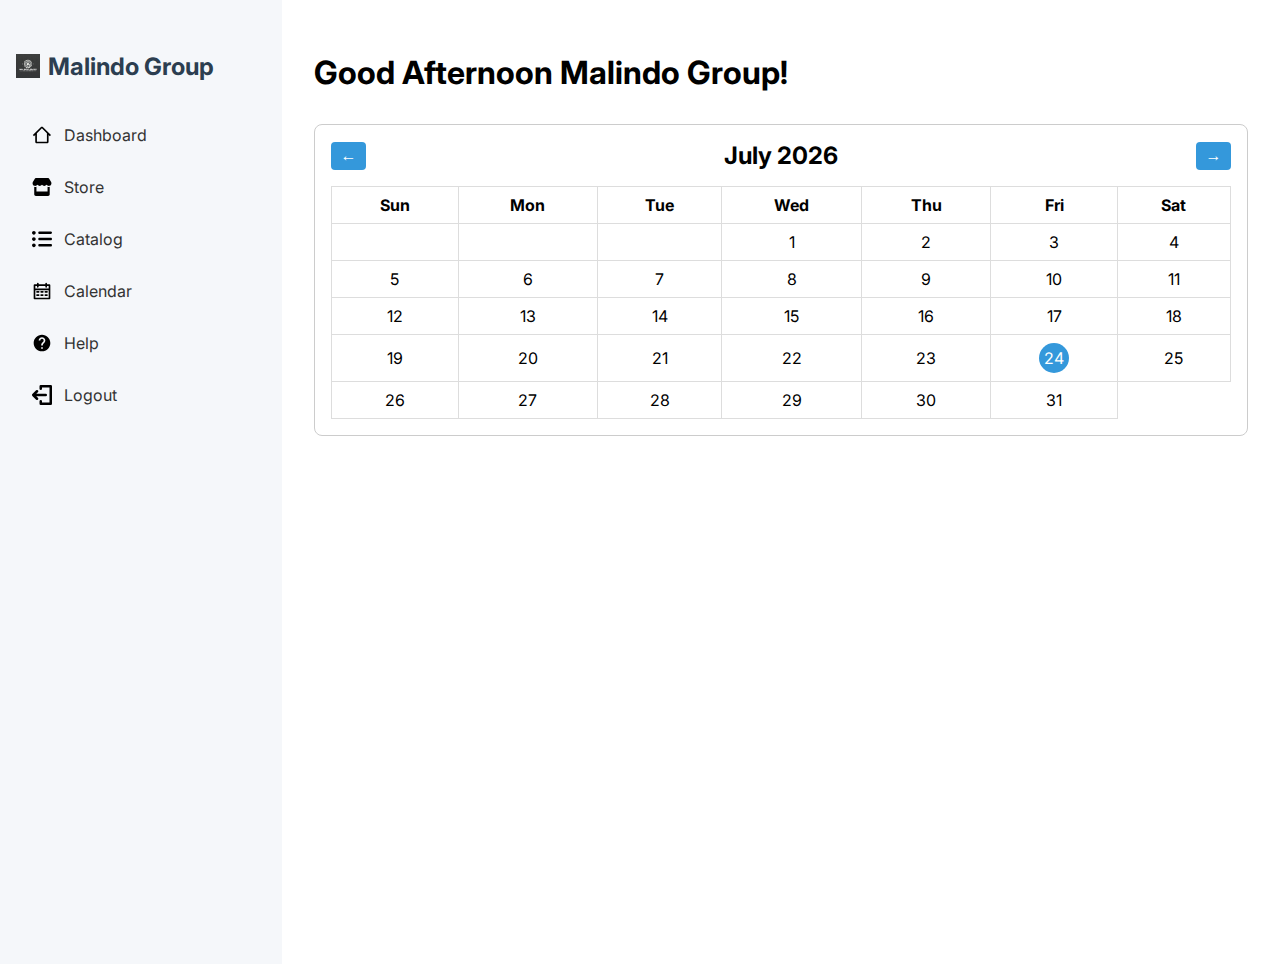
<file: calender.html>
<!DOCTYPE html>
<html lang="en">
<head>
  <meta charset="UTF-8" />
  <meta name="viewport" content="width=device-width, initial-scale=1.0" />
  <title>Malindo Group Dashboard</title>
  <link href="https://fonts.googleapis.com/css2?family=Inter:wght@400;600;800&display=swap" rel="stylesheet">
  <style>
    body {
      display: flex;
      margin: 0;
      font-family: 'Inter', sans-serif;
    }
    .sidebar {
      width: 250px;
      background-color: #f5f7fa;
      padding: 2rem 1rem;
      height: 100vh;
      box-shadow: 2px 0 5px rgba(0,0,0,0.05);
    }
    .sidebar h2 {
      font-size: 1.5rem;
      color: #2c3e50;
      display: flex;
      align-items: center;
      gap: 0.5rem;
      margin-bottom: 2rem;
    }
    .sidebar nav a {
      display: flex;
      align-items: center;
      gap: 0.75rem;
      padding: 0.75rem 1rem;
      margin-bottom: 0.5rem;
      color: #333;
      text-decoration: none;
      border-radius: 8px;
      transition: background-color 0.2s;
    }
    .sidebar nav a:hover,
    .sidebar nav a.active {
      background-color: #d6e9f9;
      color: #2c3e50;
    }
    .sidebar nav img {
      width: 20px;
    }
    .main {
      flex: 1;
      padding: 2rem;
      background-color: #fff;
    }
    .dashboard-header {
      display: flex;
      justify-content: space-between;
      align-items: center;
      margin-bottom: 1.5rem;
    }
    .calendar, .full-calendar {
      margin-top: 2rem;
      border: 1px solid #ccc;
      padding: 1rem;
      border-radius: 8px;
      background: white;
    }
    .calendar-header {
      display: flex;
      justify-content: space-between;
      align-items: center;
      margin-bottom: 1rem;
    }
    .calendar-header button {
      padding: 0.3rem 0.6rem;
      font-size: 1rem;
      border: none;
      background-color: #3498db;
      color: white;
      border-radius: 4px;
      cursor: pointer;
    }
    .calendar-header h2 {
      margin: 0;
    }
    .calendar table, .full-calendar table {
      width: 100%;
      border-collapse: collapse;
      text-align: center;
    }
    .calendar th, .calendar td, .full-calendar th, .full-calendar td {
      padding: 0.5rem;
      border: 1px solid #ddd;
    }
    .today {
      background-color: #3498db;
      color: white;
      border-radius: 50%;
      display: inline-block;
      width: 30px;
      height: 30px;
      line-height: 30px;
    }
  </style>
</head>
<body>
  <aside class="sidebar">
    <h2><img src="gambar/LGO MALINDO.jpg" alt="Icon" style="width: 24px;" /> Malindo Group</h2>
    <nav>
      <a href="home.html" id="dashboardMenu"><img src="gambar/home.svg" alt="Dashboard" />Dashboard</a>
      <a href="#"><img src="gambar/store.svg" alt="Store" />Store</a>
      <a href="#"><img src="gambar/catalog.svg" alt="Catalog" />Catalog</a>
      <a href="calender.html" id="calendarMenu"><img src="gambar/calender.svg" alt="Calendar" />Calendar</a>
      <a href="#"><img src="gambar/help.svg" alt="Help" />Help</a>
      <a href="index.html"><img src="gambar/logout.svg" alt="Logout" />Logout</a>
    </nav>
  </aside>

  <main class="main">
    <h1 id="greeting" style="margin-bottom: 1rem;"></h1>

    <!-- Kalender Kecil -->
    <div class="calendar" id="calendar">
      <div class="calendar-header">
        <button onclick="changeMonthSmall(-1)">←</button>
        <h2 id="monthYear"></h2>
        <button onclick="changeMonthSmall(1)">→</button>
      </div>
      <table>
        <thead>
          <tr>
            <th>Sun</th><th>Mon</th><th>Tue</th><th>Wed</th><th>Thu</th><th>Fri</th><th>Sat</th>
          </tr>
        </thead>
        <tbody id="calendarBody"></tbody>
      </table>
    </div>

    <!-- Kalender Penuh -->
    <div class="full-calendar" id="fullCalendar" style="display: none;">
      <div class="calendar-header">
        <button onclick="changeYear(-1)">«</button>
        <button onclick="changeMonth(-1)">←</button>
        <h2 id="monthYearFull"></h2>
        <button onclick="changeMonth(1)">→</button>
        <button onclick="changeYear(1)">»</button>
      </div>
      <table>
        <thead>
          <tr>
            <th>Sun</th><th>Mon</th><th>Tue</th><th>Wed</th><th>Thu</th><th>Fri</th><th>Sat</th>
          </tr>
        </thead>
        <tbody id="calendarFullBody"></tbody>
      </table>
    </div>
  </main>

  <script>
    // Greeting logic
    const userName = "Malindo Group";
    const now = new Date();
    const hours = now.getHours();
    let greeting = "Hello";
    if (hours < 12) greeting = "Good Morning";
    else if (hours < 18) greeting = "Good Afternoon";
    else greeting = "Good Evening";
    document.getElementById("greeting").textContent = `${greeting} ${userName}!`;

    // Small calendar
    let currentSmall = new Date();
    const renderCalendar = (date) => {
      const calendarBody = document.getElementById("calendarBody");
      const monthYear = document.getElementById("monthYear");
      const year = date.getFullYear();
      const month = date.getMonth();
      const today = new Date();

      const firstDay = new Date(year, month, 1).getDay();
      const lastDate = new Date(year, month + 1, 0).getDate();

      monthYear.textContent = date.toLocaleString("default", { month: "long", year: "numeric" });

      let html = "<tr>";
      for (let i = 0; i < firstDay; i++) html += "<td></td>";

      for (let d = 1; d <= lastDate; d++) {
        if ((firstDay + d - 1) % 7 === 0 && d !== 1) html += "</tr><tr>";
        const isToday = d === today.getDate() && month === today.getMonth() && year === today.getFullYear();
        html += `<td>${isToday ? `<span class="today">${d}</span>` : d}</td>`;
      }
      html += "</tr>";
      calendarBody.innerHTML = html;
    };
    function changeMonthSmall(offset) {
      currentSmall.setMonth(currentSmall.getMonth() + offset);
      renderCalendar(currentSmall);
    }
    renderCalendar(currentSmall);

    // Full calendar
    let current = new Date();
    function renderFullCalendar(date) {
      const year = date.getFullYear();
      const month = date.getMonth();
      const today = new Date();

      document.getElementById("monthYearFull").textContent = date.toLocaleString("default", { month: "long", year: "numeric" });

      const firstDay = new Date(year, month, 1).getDay();
      const daysInMonth = new Date(year, month + 1, 0).getDate();

      let html = "<tr>";
      for (let i = 0; i < firstDay; i++) html += "<td></td>";

      for (let day = 1; day <= daysInMonth; day++) {
        if ((firstDay + day - 1) % 7 === 0 && day !== 1) html += "</tr><tr>";
        const isToday = day === today.getDate() && month === today.getMonth() && year === today.getFullYear();
        html += `<td>${isToday ? `<span class="today">${day}</span>` : day}</td>`;
      }
      html += "</tr>";
      document.getElementById("calendarFullBody").innerHTML = html;
    }
    function changeMonth(offset) {
      current.setMonth(current.getMonth() + offset);
      renderFullCalendar(current);
    }
    function changeYear(offset) {
      current.setFullYear(current.getFullYear() + offset);
      renderFullCalendar(current);
    }

    // Menu logic: set active class dynamically
    function setActiveMenu(targetId) {
      document.querySelectorAll(".sidebar nav a").forEach(link => {
        link.classList.remove("active");
      });
      const activeLink = document.getElementById(targetId);
      if (activeLink) activeLink.classList.add("active");
    }

    // Handle calendar menu click
    document.getElementById("calendarMenu").addEventListener("click", (e) => {
      e.preventDefault();
      document.querySelector(".calendar").style.display = "none";
      document.getElementById("fullCalendar").style.display = "block";
      renderFullCalendar(current);
      setActiveMenu("calendarMenu");
    });
  </script>
</body>
</html>
</file>
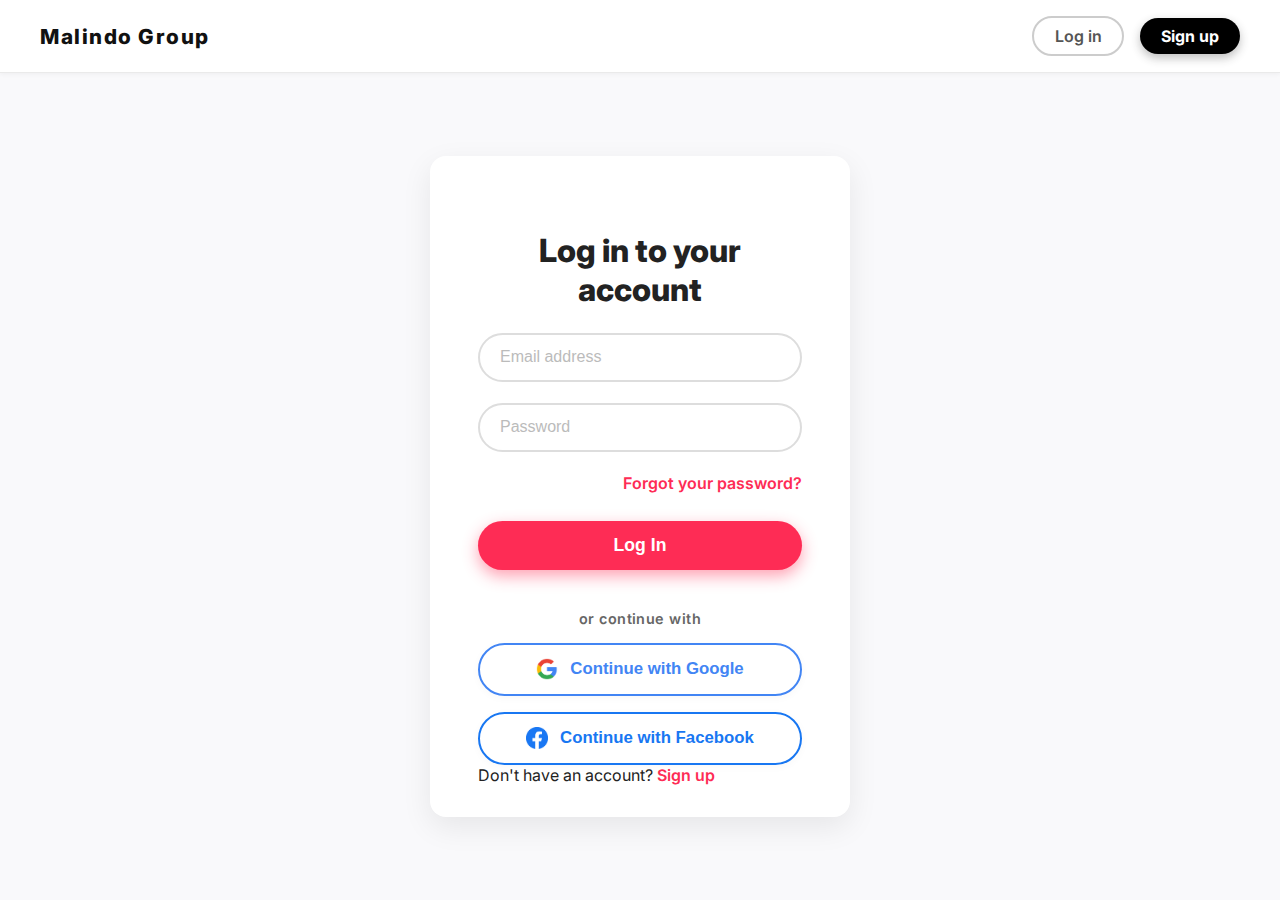
<file: login.html>
<!DOCTYPE html>
<html lang="en">
<head>
  <meta charset="UTF-8" />
  <meta name="viewport" content="width=device-width, initial-scale=1" />
  <title>Malindo Group | Log In</title>
  <link href="https://fonts.googleapis.com/css2?family=Inter:wght@400;600;800&display=swap" rel="stylesheet" />
  <style>
    /* CSS: Tetap sama seperti sebelumnya */
    :root {
      --primary: #fe2c55;
      --primary-dark: #d92042;
      --bg-light: #f9f9fb;
      --text-dark: #222;
    }

    * {
      box-sizing: border-box;
    }

    body {
      margin: 0;
      font-family: 'Inter', sans-serif;
      background: var(--bg-light);
      color: var(--text-dark);
      display: flex;
      flex-direction: column;
      min-height: 100vh;
      animation: fadeIn 1s ease-in;
    }

    a {
      color: var(--primary);
      text-decoration: none;
      font-weight: 600;
      transition: color 0.3s ease;
    }

    a:hover {
      color: var(--primary-dark);
      text-decoration: underline;
    }

    @keyframes fadeIn {
      from {
        opacity: 0;
        transform: translateY(30px);
      }
      to {
        opacity: 1;
        transform: translateY(0);
      }
    }

    header.navbar {
      display: flex;
      justify-content: space-between;
      align-items: center;
      padding: 1rem 2.5rem;
      background: #fff;
      border-bottom: 1px solid #eaeaea;
      box-shadow: 0 1px 5px rgba(0, 0, 0, 0.05);
      font-weight: 800;
      font-size: 1.3rem;
      color: #111;
      position: sticky;
      top: 0;
      z-index: 100;
      animation: fadeIn 1s ease-in;
    }

    .navbar .logo {
      letter-spacing: 1.5px;
      user-select: none;
    }

    .navbar-right {
      display: flex;
      gap: 1rem;
      align-items: center;
    }

    .navbar-right a {
      padding: 0.5rem 1.3rem;
      border-radius: 9999px;
      font-size: 1rem;
      cursor: pointer;
      transition: all 0.3s ease;
    }

    .navbar-right .signup {
      background: #000;
      color: #fff;
      font-weight: 700;
      box-shadow: 0 4px 10px rgba(44, 44, 44, 0.3);
      border: none;
    }

    .navbar-right .signup:hover {
      background: #333;
      box-shadow: 0 6px 14px rgba(0, 0, 0, 0.4);
    }

    .navbar-right .login {
      border: 2px solid #ccc;
      background: #fff;
      color: #555;
      font-weight: 600;
    }

    .navbar-right .login:hover {
      background: #fff0f2;
      border-color: #333;
      color: #333;
      box-shadow: 0 0 12px rgba(254, 44, 85, 0.2);
    }

    main {
      flex-grow: 1;
      display: flex;
      justify-content: center;
      align-items: center;
      padding: 3rem 1rem;
      background: var(--bg-light);
    }

    .form-wrapper {
      background: #fff;
      border-radius: 16px;
      padding: 3rem 3rem 2rem;
      width: 100%;
      max-width: 420px;
      box-shadow: 0 10px 30px rgba(0, 0, 0, 0.08);
      animation: fadeIn 1s ease;
      transition: transform 0.3s ease, box-shadow 0.3s ease;
      user-select: none;
    }

    .form-wrapper:hover {
      transform: scale(1.02);
      box-shadow: 0 14px 40px rgba(0, 0, 0, 0.12);
    }

    .form-wrapper h2 {
      text-align: center;
      margin-bottom: 1.5rem;
      font-size: 2rem;
      font-weight: 800;
      color: var(--text-dark);
    }

    form {
      display: flex;
      flex-direction: column;
      gap: 1.3rem;
    }

    input {
      padding: 0.85rem 1.25rem;
      font-size: 1rem;
      border-radius: 9999px;
      border: 2px solid #ddd;
      transition: all 0.3s ease;
      color: var(--text-dark);
    }

    input:focus {
      border-color: var(--primary);
      box-shadow: 0 0 8px rgba(254, 44, 85, 0.4);
      outline: none;
    }

    input::placeholder {
      color: #bbb;
    }

    .forgot-password {
      text-align: right;
      margin-top: -0.5rem;
      margin-bottom: 0.5rem;
    }

    #error-message {
      color: red;
      font-size: 0.9rem;
      margin-top: -0.5rem;
      margin-bottom: -0.3rem;
      text-align: left;
      padding-left: 0.5rem;
    }

    button[type="submit"] {
      padding: 0.85rem 1rem;
      border-radius: 9999px;
      background: var(--primary);
      color: white;
      border: none;
      font-size: 1.1rem;
      font-weight: 700;
      cursor: pointer;
      box-shadow: 0 6px 16px rgba(254, 44, 85, 0.45);
      transition: background-color 0.3s ease, box-shadow 0.3s ease;
    }

    button[type="submit"]:hover {
      background: var(--primary-dark);
      box-shadow: 0 8px 24px rgba(217, 32, 66, 0.6);
    }

    .social-login {
      margin-top: 2.5rem;
      text-align: center;
      font-size: 0.9rem;
      font-weight: 600;
      position: relative;
      color: #666;
      letter-spacing: 0.03em;
    }

    .social-login p {
      background: #fff;
      padding: 0 1rem;
      position: relative;
      z-index: 1;
    }

    .social-login::before {
      content: "";
      position: absolute;
      top: 50%;
      left: 0;
      right: 0;
      border-top: 1.5px solid #ddd;
      transform: translateY(-50%);
      z-index: 0;
    }

    .social-btn {
      display: flex;
      align-items: center;
      justify-content: center;
      gap: 12px;
      width: 100%;
      padding: 0.85rem 0;
      border-radius: 9999px;
      border: 2px solid #ddd;
      background: #fff;
      font-weight: 700;
      font-size: 1.05rem;
      cursor: pointer;
      margin-top: 1rem;
      box-shadow: 0 2px 8px rgba(0, 0, 0, 0.03);
      transition: all 0.3s ease;
    }

    .social-btn img {
      width: 22px;
      height: 22px;
    }

    .social-btn.google {
      border-color: #4285f4;
      color: #4285f4;
    }

    .social-btn.google:hover {
      background-color: #e8f0fe;
      border-color: #357ae8;
      box-shadow: 0 4px 14px rgba(66, 133, 244, 0.4);
    }

    .social-btn.facebook {
      border-color: #1877f2;
      color: #1877f2;
    }

    .social-btn.facebook:hover {
      background-color: #e7f0ff;
      border-color: #145dbf;
      box-shadow: 0 4px 14px rgba(24, 119, 242, 0.4);
    }

    /* Responsive */
    @media (max-width: 480px) {
      header.navbar {
        padding: 1rem;
        font-size: 1.1rem;
      }
      .navbar-right a {
        padding: 0.4rem 1rem;
        font-size: 0.9rem;
      }
      .form-wrapper {
        padding: 2rem 1.5rem;
        margin: 0 0.5rem;
        border-radius: 12px;
      }
      .form-wrapper h2 {
        font-size: 1.6rem;
        margin-bottom: 1rem;
      }
      input, button[type="submit"], .social-btn {
        font-size: 1rem;
        padding: 0.75rem 1rem;
      }
    }
  </style>
</head>
<body>

<header class="navbar">
  <div class="logo">Malindo Group</div>
  <nav class="navbar-right">
    <a href="login.html" class="login">Log in</a>
    <a href="signup.html" class="signup">Sign up</a>
  </nav>
</header>

<main>
  <section class="form-wrapper">
    <h2>Log in to your account</h2>
    <form id="loginForm">
      <input type="email" name="email" placeholder="Email address" required />
      <input type="password" name="password" placeholder="Password" required />
      <div id="error-message"></div>
      <div class="forgot-password">
        <a href="forgot-password.html">Forgot your password?</a>
      </div>
      <button type="submit">Log In</button>
    </form>

    <div class="social-login"><p>or continue with</p></div>
    <button class="social-btn google">
      <img src="gambar/google.png" alt="" /> Continue with Google
    </button>
    <button class="social-btn facebook">
      <img src="gambar/facebook.png" alt="" /> Continue with Facebook
    </button>

    <div class="form-footer">
      Don't have an account? <a href="signup.html">Sign up</a>
    </div>
  </section>
</main>

<script>
  document.getElementById("loginForm").addEventListener("submit", function(e) {
    e.preventDefault();

    const email = this.email.value.trim();
    const password = this.password.value.trim();
    const errorMessage = document.getElementById("error-message");

    errorMessage.textContent = "";

    if (email === "admin@admin.com" && password === "admin123") {
      window.location.href = "home.html";
    } else {
      errorMessage.textContent = "Email atau password salah.";
    }
  });

  document.querySelectorAll("#loginForm input").forEach(input => {
    input.addEventListener("input", () => {
      document.getElementById("error-message").textContent = "";
    });
  });
</script>

</body>
</html>
</file>
